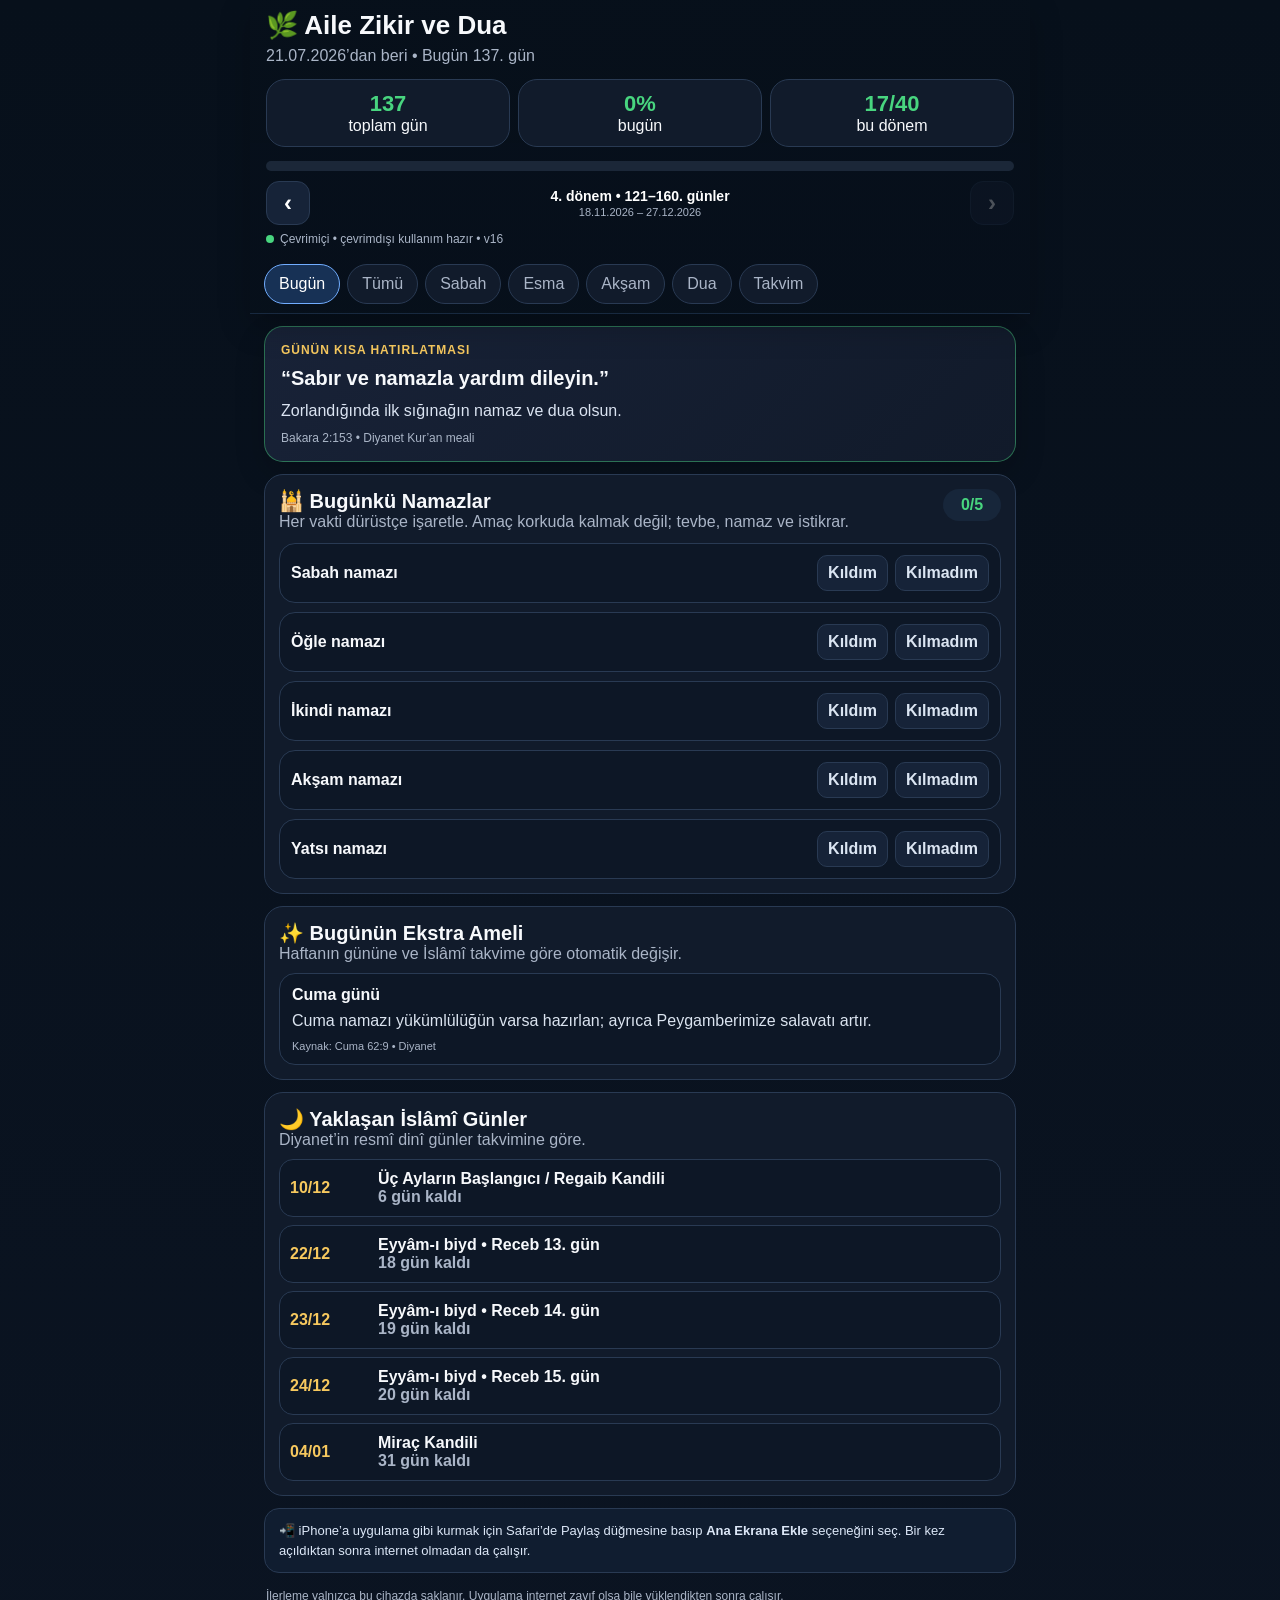
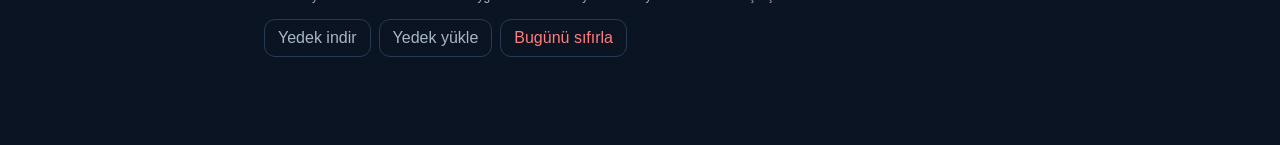
<file: index.html>
<!doctype html>
<html lang="tr">
<head>
<meta charset="utf-8">
<meta name="viewport" content="width=device-width,initial-scale=1,viewport-fit=cover">
<meta name="theme-color" content="#07101b">
<meta name="apple-mobile-web-app-capable" content="yes">
<meta name="apple-mobile-web-app-title" content="Zikir40">
<meta name="apple-mobile-web-app-status-bar-style" content="black-translucent">
<title>Zikir40</title>
<link rel="manifest" href="./manifest.webmanifest">
<link rel="apple-touch-icon" href="./icon.svg">
<style>
:root{--bg:#07101b;--card:#111b2b;--card2:#0d1726;--line:#293a53;--text:#f7f9fc;--muted:#aab5c7;--green:#48d57f;--blue:#71adff;--gold:#f6c85e;--red:#ff7d7d}*{box-sizing:border-box}html{scroll-behavior:smooth}body{margin:0;background:linear-gradient(180deg,#07101b,#0b1422);color:var(--text);font-family:-apple-system,BlinkMacSystemFont,"Segoe UI",sans-serif}button{font:inherit}.wrap{max-width:780px;margin:auto;padding:0 14px calc(env(safe-area-inset-bottom) + 88px)}.app-header{position:sticky;top:0;z-index:20;margin:0 -14px;padding:calc(env(safe-area-inset-top) + 8px) 14px 9px;background:linear-gradient(180deg,rgba(7,16,27,.99),rgba(7,16,27,.94));backdrop-filter:blur(18px);-webkit-backdrop-filter:blur(18px);border-bottom:1px solid rgba(113,173,255,.16);box-shadow:0 12px 30px rgba(0,0,0,.22)}.hero{padding:2px 2px 10px;transition:padding .18s}.app-header.compact{padding-top:calc(env(safe-area-inset-top) + 5px);box-shadow:0 8px 24px rgba(0,0,0,.28)}.app-header.compact .hero{padding:0 2px 5px}.app-header.compact .hero h1{font-size:17px;margin:0}.app-header.compact #dates,.app-header.compact .stats,.app-header.compact #network{display:none}.app-header.compact .bar{height:5px;margin-top:6px}.app-header.compact .nav{padding-top:3px}.hero h1{font-size:26px;margin:0 0 6px}.muted{color:var(--muted)}.stats{display:grid;grid-template-columns:repeat(3,1fr);gap:8px;margin:14px 0}.stat,.panel,.card{background:var(--card);border:1px solid var(--line);border-radius:19px}.stat{padding:11px;text-align:center}.stat b{display:block;color:var(--green);font-size:22px}.bar{height:10px;background:#1b2738;border-radius:99px;overflow:hidden}.bar i{display:block;height:100%;width:0;background:linear-gradient(90deg,var(--blue),var(--green));transition:width .25s ease}.nav{padding:7px 0 0}.tabs{display:flex;gap:7px;overflow:auto}.tab{white-space:nowrap;touch-action:manipulation;-webkit-tap-highlight-color:transparent;border:1px solid var(--line);background:#111b2b;color:var(--muted);border-radius:99px;padding:10px 14px}.tab.on{color:#fff;border-color:var(--blue);background:#173155}.panel{padding:14px;margin:12px 0}.panel h2{font-size:20px;margin:0 0 8px}.calendar{display:grid;grid-template-columns:repeat(5,1fr);gap:8px;margin-top:12px}.day{border:1px solid var(--line);background:#0d1726;color:var(--muted);border-radius:14px;padding:10px 4px;text-align:center;min-height:62px}.day b{display:block;color:#fff}.day.done{background:#12351f;border-color:#2f8f56;color:#8bf0ad}.day.partial{background:#3a2d11;border-color:#9a7424;color:#ffd879}.day.today{outline:2px solid var(--blue)}.day.future{opacity:.35;cursor:not-allowed;pointer-events:none}.day.future b{color:var(--muted)}.card{padding:15px;margin:12px 0;box-shadow:0 12px 28px rgba(0,0,0,.16);transition:border-color .2s,transform .15s}.card:active{transform:scale(.997)}.card.done{border-color:#25824a;background:#0f2a20}.head{display:flex;gap:10px;align-items:flex-start}.check{font-size:24px}.title{font-weight:850;font-size:18px;flex:1}.target{color:var(--gold);font-size:13px;white-space:nowrap}.when{color:var(--muted);font-size:13px;margin-top:4px}.counter{display:grid;grid-template-columns:58px 1fr 58px;gap:10px;align-items:center;margin-top:13px}.counter button{height:56px;border:0;border-radius:15px;color:#fff;background:#263956;font-size:30px;font-weight:900;touch-action:manipulation}.counter .plus{background:#267848}.count{text-align:center;font-size:28px;font-weight:900}.count small{font-size:14px;color:var(--muted)}details{margin-top:12px;border-top:1px solid var(--line);padding-top:10px}summary{color:var(--blue);font-weight:800;cursor:pointer}.detail h3{font-size:13px;color:var(--gold);margin:13px 0 5px}.detail p{margin:0;line-height:1.6;color:#dde4ef;white-space:pre-line}.arabic{font-family:serif;font-size:24px;line-height:1.9;text-align:right;direction:rtl}.actions{display:flex;gap:8px;flex-wrap:wrap;margin-top:12px}.ghost,.primary{border-radius:11px;padding:9px 13px}.ghost{border:1px solid var(--line);background:transparent;color:var(--muted)}.primary{border:0;background:var(--green);color:#062012;font-weight:850}.danger{color:var(--red)}.bigdua{background:linear-gradient(180deg,#131e30,#0d1726);border:1px solid var(--line);border-radius:20px;padding:16px;line-height:1.7}.bigdua h2{margin:0 0 8px}.bigdua p{white-space:pre-line;margin:0}.notice{font-size:12px;color:var(--muted);margin:16px 2px}.item-progress{height:6px;background:#1d2a3c;border-radius:99px;overflow:hidden;margin-top:11px}.item-progress i{display:block;height:100%;background:linear-gradient(90deg,var(--blue),var(--green));transition:width .2s}.statusline{display:flex;justify-content:space-between;gap:10px;margin-top:7px;color:var(--muted);font-size:12px}.net{display:inline-flex;align-items:center;gap:6px;font-size:12px;color:var(--muted);margin-top:5px}.net:before{content:"";width:8px;height:8px;border-radius:50%;background:var(--green)}.net.offline:before{background:var(--gold)}.install-note{display:none;margin:12px 0;padding:12px 14px;border:1px solid var(--line);border-radius:15px;background:#101d30;color:#dce7f7;font-size:13px;line-height:1.5}.install-note.show{display:block}.daily-word{margin:12px 0;padding:16px;border-radius:19px;border:1px solid rgba(246,200,94,.35);background:linear-gradient(135deg,#182237,#111a2a);box-shadow:0 12px 30px rgba(0,0,0,.18)}.daily-word.warning{border-color:rgba(255,125,125,.45)}.daily-word.hope{border-color:rgba(72,213,127,.45)}.daily-word .eyebrow{font-size:12px;text-transform:uppercase;letter-spacing:.08em;color:var(--gold);font-weight:800}.daily-word .quote{font-size:20px;line-height:1.4;font-weight:850;margin:7px 0}.daily-word .note{color:#dbe4f2;line-height:1.5}.daily-word .ref{margin-top:8px;color:var(--muted);font-size:12px}.section-head{display:flex;align-items:flex-start;justify-content:space-between;gap:12px}.section-head h2{margin:0}.badge{display:inline-flex;align-items:center;justify-content:center;min-width:58px;padding:7px 10px;border-radius:99px;background:#17263a;color:var(--green);font-weight:850}.prayer-grid{display:grid;gap:9px;margin-top:12px}.prayer-row{border:1px solid var(--line);border-radius:16px;padding:11px;background:#0d1726}.prayer-top{display:flex;align-items:center;gap:10px}.prayer-name{font-weight:850;flex:1}.prayer-actions{display:flex;gap:7px}.prayer-actions button{border-radius:10px;padding:8px 10px;border:1px solid var(--line);background:#162338;color:#dbe5f2;font-weight:750}.prayer-actions button.yes.on{background:#176f42;border-color:#2c965d;color:#fff}.prayer-actions button.no.on{background:#4b2026;border-color:#a54652;color:#fff}.prayer-msg{margin-top:8px;padding-top:8px;border-top:1px solid var(--line);font-size:13px;line-height:1.45;color:#d8e0ec}.extra-card{border:1px solid var(--line);border-radius:16px;padding:12px;margin-top:10px;background:#0d1726}.extra-card strong{display:block;font-size:16px;margin-bottom:5px}.extra-card p{margin:0;color:#dbe4f0;line-height:1.5}.extra-card .src{margin-top:7px;color:var(--muted);font-size:11px}.upcoming{display:grid;gap:8px;margin-top:10px}.upcoming-row{display:grid;grid-template-columns:78px 1fr;gap:10px;align-items:center;border:1px solid var(--line);background:#0d1726;border-radius:14px;padding:10px}.upcoming-date{font-weight:850;color:var(--gold)}.upcoming-name{font-weight:750}.continue-note{margin-top:7px;color:#9fe5b6;font-size:12px;font-weight:750}.cycle-nav{display:grid;grid-template-columns:44px 1fr 44px;gap:8px;align-items:center;margin:10px 0 2px}.cycle-nav button,.calendar-nav-btn{height:44px;border:1px solid var(--line);border-radius:13px;background:#162338;color:#fff;font-size:24px;font-weight:900;touch-action:manipulation}.cycle-nav button:disabled,.calendar-nav-btn:disabled{opacity:.28}.cycle-center{text-align:center;min-width:0}.cycle-center b{display:block;font-size:14px;color:#fff}.cycle-center span{display:block;font-size:11px;color:var(--muted);margin-top:2px;white-space:nowrap;overflow:hidden;text-overflow:ellipsis}.calendar-toolbar{display:grid;grid-template-columns:48px 1fr 48px;gap:8px;align-items:center;margin:12px 0}.calendar-range{text-align:center}.calendar-range b{display:block;color:#fff;font-size:15px}.calendar-range span{display:block;color:var(--muted);font-size:12px;margin-top:2px}.family-reminder{display:none;margin:12px 0;padding:15px;border-radius:19px;border:1px solid rgba(246,200,94,.52);background:linear-gradient(135deg,#2e2514,#151d2b);box-shadow:0 12px 28px rgba(0,0,0,.18)}.family-reminder.show{display:block}.family-reminder.today{border-color:rgba(72,213,127,.62);background:linear-gradient(135deg,#103220,#111d2a)}.family-kicker{font-size:12px;font-weight:850;letter-spacing:.07em;text-transform:uppercase;color:var(--gold)}.family-title{font-size:19px;font-weight:900;margin:6px 0}.family-text{color:#dce5f1;line-height:1.5}.family-date{font-size:12px;color:var(--muted);margin-top:7px}.quick-actions{display:grid;grid-template-columns:1fr 1fr;gap:8px;margin:12px 0}.quick-actions button{min-height:46px}.hidden-file{display:none}.hidden{display:none}@media(max-width:430px){.hero h1{font-size:22px}.stats{margin:10px 0}.stat{padding:8px}.stat b{font-size:19px}.tabs{gap:6px}.tab{padding:9px 12px}.app-header{padding-bottom:8px}}
</style>
</head>
<body>
<main class="wrap">
<header class="app-header"><section class="hero"><h1>🌿 Aile Zikir ve Dua</h1><div id="dates" class="muted"></div><div class="stats"><div class="stat"><b id="dayNo">1</b><span>toplam gün</span></div><div class="stat"><b id="pct">0%</b><span>bugün</span></div><div class="stat"><b id="completedDays">1/40</b><span>bu dönem</span></div></div><div class="bar"><i id="bar"></i></div><div id="cycleNav" class="cycle-nav"></div><div id="network" class="net">Çevrimiçi • çevrimdışı kullanım hazır</div></section>
<section class="nav"><div class="tabs" id="tabs"></div></section></header>
<section id="dailyWord" class="daily-word"></section>
<section id="familyReminder" class="family-reminder"></section>
<section class="panel" id="prayerPanel"><div class="section-head"><div><h2>🕌 Bugünkü Namazlar</h2><div class="muted">Her vakti dürüstçe işaretle. Amaç korkuda kalmak değil; tevbe, namaz ve istikrar.</div></div><div id="prayerScore" class="badge">0/5</div></div><div id="prayerList" class="prayer-grid"></div></section>
<section class="panel" id="extraToday"><div class="section-head"><div><h2>✨ Bugünün Ekstra Ameli</h2><div class="muted">Haftanın gününe ve İslâmî takvime göre otomatik değişir.</div></div></div><div id="extraList"></div></section>
<section class="panel" id="upcomingPanel"><div class="section-head"><div><h2>🌙 Yaklaşan İslâmî Günler</h2><div class="muted">Diyanet’in resmî dinî günler takvimine göre.</div></div></div><div id="upcomingList" class="upcoming"></div></section>
<div id="installNote" class="install-note">📲 iPhone’a uygulama gibi kurmak için Safari’de Paylaş düğmesine basıp <b>Ana Ekrana Ekle</b> seçeneğini seç. Bir kez açıldıktan sonra internet olmadan da çalışır.</div>
<div class="quick-actions"><button class="primary" id="completeAll">✓ Bugünün hepsini tamamla</button><button class="ghost" id="topBtn">↑ Yukarı çık</button></div>
<section id="calendarPanel" class="panel"><h2 id="calendarTitle">📅 Devam Takvimi</h2><div id="challengeStatus" class="continue-note"></div><div class="calendar-toolbar"><button class="calendar-nav-btn" data-cal="prev" aria-label="Önceki 40 gün">‹</button><div id="calendarRange" class="calendar-range"></div><button class="calendar-nav-btn" data-cal="next" aria-label="Sonraki 40 gün">›</button></div><div class="muted">Numaralar kesilmez: 1–40, sonra 41–80, sonra 81–120… Her sayfada 40 gün görünür.</div><div id="calendar" class="calendar"></div><div class="calendar-toolbar"><button class="calendar-nav-btn" data-cal="prev" aria-label="Önceki 40 gün">‹</button><div class="calendar-range"><b id="calendarBottomRange"></b><span>40 günlük görünüm</span></div><button class="calendar-nav-btn" data-cal="next" aria-label="Sonraki 40 gün">›</button></div></section>
<div id="list"></div>
<section id="familyDua" class="bigdua"><h2>🤲 Aile Duası</h2><p id="familyText"></p><div class="actions"><button class="primary" id="familyDone">Bugün okudum</button></div></section>
<p class="notice">İlerleme yalnızca bu cihazda saklanır. Uygulama internet zayıf olsa bile yüklendikten sonra çalışır.</p><div class="actions"><button class="ghost" id="export">Yedek indir</button><button class="ghost" id="importBtn">Yedek yükle</button><input class="hidden-file" type="file" id="importFile" accept="application/json"><button class="ghost danger" id="resetDay">Bugünü sıfırla</button></div>
</main>
<script>
const START=new Date('2026-07-21T00:00:00');const DAYS=40,KEY='zikir40-complete-v1';
const AYETEL_KURSI={arabic:`اللَّهُ لَا إِلَٰهَ إِلَّا هُوَ الْحَيُّ الْقَيُّومُ ۚ لَا تَأْخُذُهُ سِنَةٌ وَلَا نَوْمٌ ۚ لَهُ مَا فِي السَّمَاوَاتِ وَمَا فِي الْأَرْضِ ۗ مَنْ ذَا الَّذِي يَشْفَعُ عِنْدَهُ إِلَّا بِإِذْنِهِ ۚ يَعْلَمُ مَا بَيْنَ أَيْدِيهِمْ وَمَا خَلْفَهُمْ ۖ وَلَا يُحِيطُونَ بِشَيْءٍ مِنْ عِلْمِهِ إِلَّا بِمَا شَاءَ ۚ وَسِعَ كُرْسِيُّهُ السَّمَاوَاتِ وَالْأَرْضَ ۖ وَلَا يَئُودُهُ حِفْظُهُمَا ۚ وَهُوَ الْعَلِيُّ الْعَظِيمُ`,reading:`Allâhu lâ ilâhe illâ hüve’l-Hayyü’l-Kayyûm. Lâ te’huzühû sinetün ve lâ nevm. Lehû mâ fi’s-semâvâti ve mâ fi’l-ard. Men zellezî yeşfeu indehû illâ bi-iznih. Ya’lemu mâ beyne eydîhim ve mâ halfehum. Ve lâ yuhîtûne bi-şey’in min ilmihî illâ bimâ şâ’. Vesia kürsiyyühü’s-semâvâti ve’l-ard. Ve lâ yeûdühû hıfzuhumâ ve hüve’l-Aliyyü’l-Azîm.`,meaning:`Allah, O’ndan başka ilah olmayandır. Diridir, kayyumdur. O’nu ne uyuklama tutar ne uyku. Göklerde ve yerde ne varsa O’nundur. İzni olmadan O’nun katında kim şefaat edebilir? O, kulların önlerindekini ve arkalarındakini bilir. Onlar O’nun ilminden, O’nun dilediği kadarından başka hiçbir şey kavrayamazlar. O’nun kürsüsü gökleri ve yeri kaplamıştır. Onları koruyup gözetmek O’na ağır gelmez. O yücedir, büyüktür.`};
const ITEMS=[
{id:'ayetel',name:'Ayetü’l-Kürsî',target:7,when:'Sabah namazından sonra 1–7 defa; yatsıdan sonra 1 defa',group:'Sabah',...AYETEL_KURSI},
{id:'fatiha',name:'Fâtiha Sûresi',target:7,when:'Sabah namazından sonra 1 veya 7 defa',group:'Sabah',reading:'Bismillâhirrahmânirrahîm. Elhamdü lillâhi Rabbi’l-âlemîn. Er-Rahmâni’r-Rahîm. Mâliki yevmi’d-dîn. İyyâke na’büdü ve iyyâke nesteîn. İhdine’s-sırâta’l-müstakîm. Sırâtallezîne en’amte aleyhim, gayri’l-mağdûbi aleyhim ve le’d-dâllîn. Âmîn.',meaning:'Hamd, âlemlerin Rabbi Allah’a mahsustur. O Rahmân ve Rahîm’dir. Din gününün sahibidir. Yalnız Sana kulluk eder, yalnız Senden yardım dileriz. Bizi doğru yola ilet.'},
{id:'seyyid',name:'Seyyidü’l-İstiğfar',target:7,when:'Sabah 1 veya 7 defa',group:'Sabah',reading:'Allahümme ente rabbî lâ ilâhe illâ ente, halaktenî ve ene abdüke ve ene alâ ahdike ve va’dike mesteta’tü. Eûzü bike min şerri mâ sana’tü. Ebûü leke bi ni’metike aleyye ve ebûü bi zenbî. Fağfir lî fe innehû lâ yağfirü’z-zünûbe illâ ente.',meaning:'Allah’ım! Sen benim Rabbimsin. Senden başka ilah yoktur. Beni Sen yarattın ve ben Senin kulunum. Gücüm yettiğince Sana verdiğim söz üzereyim. Yaptığım kötülüklerin şerrinden Sana sığınırım. Bana verdiğin nimetleri ikrar ediyor, günahlarımı itiraf ediyorum. Beni bağışla. Çünkü günahları Senden başka bağışlayacak kimse yoktur.'},
{id:'est1',name:'Estağfirullâhe ve etûbü ileyh',target:100,when:'100–1000 defa',group:'Sabah',reading:'Estağfirullâhe ve etûbü ileyh.',meaning:'Allah’tan bağışlanma diliyor ve O’na tövbe ediyorum.'},
{id:'est2',name:'Estağfirullâhe’l-Azîm',target:100,when:'100–1000 defa',group:'Sabah',reading:'Estağfirullâhe’l-Azîm.',meaning:'Yüce Allah’tan bağışlanma diliyorum.'},
{id:'tevhid',name:'Lâ ilâhe illallâh',target:100,when:'100 defa',group:'Sabah',reading:'Lâ ilâhe illallâh.',meaning:'Allah’tan başka ilah yoktur.'},
{id:'salavat',name:'Salavat',target:100,when:'100 defa',group:'Sabah',reading:'Allahümme salli alâ Muhammedin ve alâ âli Muhammed.',meaning:'Allah’ım! Peygamberimiz Muhammed’e ve ailesine rahmet ve bereket ihsan eyle.'},
{id:'subhan',name:'Sübhânallâhi ve bihamdihî',target:100,when:'100 defa',group:'Sabah',reading:'Sübhânallâhi ve bihamdihî, Sübhânallâhi’l-Azîm.',meaning:'Allah’ı noksan sıfatlardan tenzih ederim. Hamd O’nadır. Yüce Allah her türlü eksiklikten uzaktır.'},
{id:'hasbun',name:'Hasbünallâhu ve ni’mel-vekîl',target:100,when:'100 defa',group:'Sabah',reading:'Hasbünallâhu ve ni’mel-vekîl.',meaning:'Allah bize yeter. O ne güzel vekildir.'},
{id:'hasbiy',name:'Hasbiyallâhu lâ ilâhe illâ hüve',target:7,when:'7 defa',group:'Sabah',reading:'Hasbiyallâhu lâ ilâhe illâ hüve, aleyhi tevekkeltü ve hüve Rabbü’l-arşi’l-azîm.',meaning:'Allah bana yeter. O’ndan başka ilah yoktur. O’na tevekkül ettim. O, büyük Arş’ın Rabbidir.'},
{id:'rezzak',name:'Yâ Rezzâk',target:308,when:'Sabah veya kuşluk vaktinde',group:'Esma',reading:'Yâ Rezzâk.',meaning:'Rızık veren, nimetleri ulaştıran.'},
{id:'basit',name:'Yâ Bâsıt',target:72,when:'Sabah veya kuşluk vaktinde',group:'Esma',reading:'Yâ Bâsıt.',meaning:'Rızkı genişleten, ferahlık veren.'},
{id:'fettah',name:'Yâ Fettâh',target:489,when:'Sabah veya kuşluk vaktinde',group:'Esma',reading:'Yâ Fettâh.',meaning:'Kapıları açan, işleri kolaylaştıran.'},
{id:'mugni',name:'Yâ Muğnî',target:1100,when:'Sabah veya kuşluk vaktinde',group:'Esma',reading:'Yâ Muğnî.',meaning:'Zengin eden, ihtiyaçları gideren.'},
{id:'ganiyy',name:'Yâ Ganiyy',target:1060,when:'Sabah veya kuşluk vaktinde',group:'Esma',reading:'Yâ Ganiyy.',meaning:'Çok zengin olan, hiçbir şeye ihtiyacı olmayan.'},
{id:'kerim',name:'Yâ Kerîm',target:270,when:'Sabah veya kuşluk vaktinde',group:'Esma',reading:'Yâ Kerîm.',meaning:'Lütfu ve ikramı bol olan.'},
{id:'vasi',name:'Yâ Vâsi’',target:137,when:'Sabah veya kuşluk vaktinde',group:'Esma',reading:'Yâ Vâsi’.',meaning:'Rahmeti ve nimeti geniş olan.'},
{id:'rahman',name:'Yâ Rahmân',target:100,when:'Sabah veya kuşluk vaktinde',group:'Esma',reading:'Yâ Rahmân.',meaning:'Merhameti sonsuz olan.'},
{id:'rahim',name:'Yâ Rahîm',target:100,when:'Sabah veya kuşluk vaktinde',group:'Esma',reading:'Yâ Rahîm.',meaning:'Çok merhamet eden.'},
{id:'hayy',name:'Yâ Hayyu Yâ Kayyûm',target:100,when:'Sabah veya kuşluk vaktinde',group:'Esma',reading:'Yâ Hayyu Yâ Kayyûm.',meaning:'Daima diri olan, her şeyi ayakta tutan.'},
{id:'vehhab',name:'Yâ Vehhâb',target:196,when:'14–196 defa',group:'Esma',reading:'Yâ Vehhâb.',meaning:'Karşılıksız ve bolca bağışlayan.'},
{id:'latif',name:'Yâ Latîf',target:129,when:'129 defa',group:'Esma',reading:'Yâ Latîf.',meaning:'Lütuf sahibi, umulmadık yerden rızık ulaştıran.'},
{id:'rizik',name:'Rızık Duası',target:7,when:'Her farz namazdan sonra 3 veya 7 defa',group:'Dua',reading:'Allâhümme’kfinî bi-halâlike an harâmike ve ağninî bi-fadlike ammen sivâk.',meaning:'Allah’ım! Bana helalinden nasip ederek haramından koru. Lütfunla beni Senden başkasına muhtaç etme.'},
{id:'borc',name:'Borç ve Sıkıntı Duası',target:7,when:'Sabah ve akşam 1–7 defa',group:'Dua',reading:'Allâhümme innî eûzü bike mine’l-hemmi ve’l-hazeni, ve eûzü bike mine’l-aczi ve’l-keseli, ve eûzü bike mine’l-cübni ve’l-buhli, ve eûzü bike min galebeti’d-deyni ve kahri’r-ricâl.',meaning:'Allah’ım! Üzüntüden, kederden, acizlikten, tembellikten, korkaklıktan, cimrilikten, borç altında ezilmekten ve insanların baskısından Sana sığınırım.'},
{id:'mulk',name:'Mülk Sûresi',target:1,when:'Yatsıdan sonra',group:'Akşam',reading:'Mülk Sûresi’nin tamamı Mushaf veya güvenilir Kur’an metninden okunur.',meaning:'Bu bölüm kısa bir dua değil, 30 ayetten oluşan tam bir sûredir. Uygulamada tamamını okuduğunda + veya Tamamla düğmesine bas.'},
{id:'vakia',name:'Vâkıa Sûresi',target:1,when:'Yatsıdan sonra; akşam okunmadıysa',group:'Akşam',reading:'Vâkıa Sûresi’nin tamamı Mushaf veya güvenilir Kur’an metninden okunur.',meaning:'Bu bölüm kısa bir dua değil, tam bir sûredir. Uygulamada tamamını okuduğunda + veya Tamamla düğmesine bas.'},
{id:'aksamayetel',name:'Akşam Ayetü’l-Kürsî',target:1,when:'Yatsıdan sonra',group:'Akşam',...AYETEL_KURSI},
{id:'bismillah',name:'Bismillâhirrahmânirrahîm',target:1,when:'Yatsıdan sonra',group:'Akşam',reading:'Bismillâhirrahmânirrahîm.',meaning:'Rahmân ve Rahîm olan Allah’ın adıyla.'},
{id:'mennan',name:'Mennân Duası',target:1,when:'Yatsıdan sonra',group:'Akşam',reading:'Allâhümme innî es’elüke bi-enne leke’l-hamde lâ ilâhe illâ ente’l-Mennânu, Bedîu’s-semâvâti ve’l-ard, yâ Ze’l-Celâli ve’l-İkrâm, yâ Hayyu yâ Kayyûm.',meaning:'Allah’ım! Hamdin yalnız Sana mahsus olduğuna dayanarak Senden istiyorum. Senden başka ilah yoktur. Sen Mennân’sın, göklerin ve yerin eşsiz yaratıcısısın. Ey Celâl ve İkram sahibi, ey Hayy ve Kayyûm!'},
{id:'zalim',name:'Lâ ilâhe illâ ente sübhâneke',target:1,when:'Yatsıdan sonra',group:'Akşam',reading:'Lâ ilâhe illâ ente sübhâneke innî kuntu mine’z-zâlimîn.',meaning:'Senden başka ilah yoktur. Seni her türlü eksiklikten tenzih ederim. Şüphesiz ben nefsine zulmedenlerden oldum.'},
{id:'ehad',name:'Ehad ve Samed Duası',target:1,when:'Yatsıdan sonra',group:'Akşam',reading:'Allâhümme innî es’elüke bi-ennî eşhedü enneke entellâhu lâ ilâhe illâ ente’l-Ehadü’s-Samedü’l-lezî lem yelid ve lem yûled ve lem yekun lehû kufuven ehad.',meaning:'Allah’ım! Senden başka ilah olmadığına, Senin tek ve hiçbir şeye muhtaç olmayan olduğuna, doğurmadığına, doğurulmadığına ve hiçbir şeyin Sana denk olmadığına şehadet ederek Senden diliyorum.'},
{id:'basitu',name:'Yâ Bâsitu, Yâ Vâsiu, Yâ Razzâku',target:1,when:'Yatsıdan sonra',group:'Akşam',reading:'Yâ Bâsitu, yâ Vâsiu, yâ Razzâku, yâ Kerîmu, yâ Rahmânu, yâ Rahîm. Yâ Nûru’s-semâvâti ve’l-ard, yâ İmâde’s-semâvâti ve’l-ard, yâ Cebbâru’s-semâvâti ve’l-ard, yâ Deyyâne’s-semâvâti ve’l-ard.',meaning:'Ey lütfunu yayan, ey rahmeti geniş olan, ey rızık veren, ey kerem sahibi, ey Rahmân, ey Rahîm! Ey göklerin ve yerin nuru, direği, hâkimi!'},
{id:'aman',name:'El-Amân Duası',target:1,when:'Yatsıdan sonra',group:'Akşam',reading:'Yâ Hayyu yâ Kayyûm, bi-rahmetike esteğîsu, el-amâne el-amân, min zevâli’n-ni’meti ve tahavvuli’l-âfiyeti ve fücâeti’n-nikmeti ve cemîi sehatik.',meaning:'Ey Hayy ve Kayyûm olan Allah’ım! Rahmetine sığınıyorum. Nimetin zail olmasından, afiyetin bozulmasından, ansızın gelecek azabından ve her türlü gazabından Sana sığınırım.'},
{id:'nightSalavat',name:'Gece Salavatı',target:1,when:'Yatsıdan sonra',group:'Akşam',reading:'Allâhümme salli alâ seyyidinâ Muhammedin ve alâ âli seyyidinâ Muhammed.',meaning:'Allah’ım! Efendimiz Muhammed’e ve onun âline salât ve selâm eyle.'}
];
const FAMILY_DUA=`Allah’ım! Dayımız Batyra hayırlı, helâl ve bereketli rızıklar ihsan eyle. Üzerindeki bütün hayırlı işleri kolaylaştır. Açılmasını dilediğin kapıları ona aç. Onu doğruluktan ve adaletten ayırma. Emeğini bereketlendir, işlerini büyüt, hayırlı ortaklıklar ve başarılar nasip eyle. Eğer bu işler bizim ailemizin dünya ve ahiretimiz için hayırlıysa, onları en güzel şekilde neticelendir. Onun vesilesiyle ailemize helâl rızık, birlik, huzur ve bereket ihsan eyle.

Allah’ım! Bu duaya ve zikre katılan aile fertlerimiz; Gulzada, Serdar, Çınar, Merdan, Gulnara, Gulnur, Maral, Şemsat, Nusret, Aynur, Meryem, Muhammet, Habib, Yusuf, Yasemin, Ziyad, Meryem, Muhammet, Elif, Amine, Ayşe, Sara ve Hamza’yı dünya ve ahiret saadetine eriştir. Kalplerimize iman, ihlas ve takva ver. Aramızdaki sevgi ve muhabbeti artır. Bizleri birbirimize destek olan, Senin rızan için yaşayan bir aile eyle.

Her birimize sağlık, afiyet, helâl ve bereketli rızık, hayırlı ömür ve salih ameller nasip eyle. Evlatlarımızı muhafaza eyle, neslimizi salih kullarından eyle. Bizleri anne ve babalarımıza karşı hayırlı evlatlardan, çocuklarımıza karşı hayırlı anne ve babalardan eyle. Borçlarımızı kolayca ödemeyi nasip eyle. Hastalarımıza şifa, sıkıntıda olanlarımıza ferahlık, vefat edenlerimize rahmet ihsan eyle. Dünyada da ahirette de bize iyilik ver, bizi cehennem azabından koru. Dualarımızı kabul eyle. Peygamberimiz Muhammed’e, âline ve ashabına salât ve selâm eyle. Âmin.`;
const FAMILY_BIRTHDAYS=[{name:'Maral',dob:'1994-08-13'}];
const PRAYERS=['Sabah','Öğle','İkindi','Akşam','Yatsı'];
const DAILY_WORDS=[
{tone:'warning',quote:'“Biz namaz kılanlardan değildik.”',ref:'Müddessir 74:43',note:'Bir vakit daha geçmeden namazını koru; bugün ertelediğini yarın telafi etme fırsatın olmayabilir.'},
{tone:'hope',quote:'“Allah’ın rahmetinden ümit kesmeyin.”',ref:'Zümer 39:53',note:'Düştüysen geri dön. Günahın seni Allah’tan kaçırmasın; tevbe seni O’na döndürsün.'},
{tone:'hope',quote:'“Kalpler ancak Allah’ı anmakla huzur bulur.”',ref:'Ra’d 13:28',note:'Bugünün yükünü zikir, dua ve namazla hafiflet.'},
{tone:'warning',quote:'“Namaz müminlere vakitleri belli bir farzdır.”',ref:'Nisâ 4:103',note:'İbadeti boş zamana bırakma. Vaktin varsa değil, vakti geldiği için namaza kalk.'},
{tone:'hope',quote:'“Beni anın ki ben de sizi anayım.”',ref:'Bakara 2:152',note:'Bugün dilin, kalbin ve davranışların Allah’ı hatırlatsın.'},
{tone:'hope',quote:'“Sabır ve namazla yardım dileyin.”',ref:'Bakara 2:153',note:'Zorlandığında ilk sığınağın namaz ve dua olsun.'},
{tone:'warning',quote:'“Namaz, hayasızlıktan ve kötülükten alıkoyar.”',ref:'Ankebût 29:45',note:'Namaz sadece görev değil; kalbini ve davranışını koruyan bir kalkandır.'}
];
const ISLAMIC_EVENTS=[
['2026-12-10','Üç Ayların Başlangıcı / Regaib Kandili','Kur’an, dua, istiğfar, salavat ve sadaka ile değerlendir; farzları merkeze al.'],
['2027-01-04','Miraç Kandili','Namaza daha sıkı sarıl; Kur’an oku, dua ve istiğfar et.'],
['2027-01-22','Berat Kandili','Tevbe, dua, Kur’an ve istiğfarla geceyi değerlendir.'],
['2027-02-08','Ramazan Başlangıcı','Oruç, Kur’an, namaz ve ailece ibadet düzenini başlat.'],
['2027-03-05','Kadir Gecesi','Geceyi namaz, Kur’an, dua ve istiğfarla ihya etmeye çalış.'],
['2027-03-08','Ramazan Bayramı Arefesi','Bayrama hazırlan; dua, sadaka, sıla-i rahim ve helalleşmeye önem ver.'],
['2027-03-09','Ramazan Bayramı 1. Gün','Bayram namazı, aile ziyareti, barışma ve ikram günü.'],
['2027-05-07','Zilhicce Başlangıcı','İlk dokuz günü ibadet ve imkân varsa nafile oruçla değerlendirmeyi düşün.'],
['2027-05-15','Arefe Günü','Hacda olmayanlar için nafile oruç faziletli görülmüştür. Dua ve istiğfarı artır.'],
['2027-05-16','Kurban Bayramı 1. Gün','Bayram namazı, kurban, paylaşma ve akrabalık bağlarını güçlendirme günü.'],
['2027-06-06','Hicrî Yılbaşı','Yeni hicrî yıl için niyetlerini gözden geçir; geçmiş yıl için muhasebe yap.'],
['2027-06-15','Aşure Günü','Nafile oruç ve dua ile değerlendirmeyi düşün.'],
['2027-08-13','Mevlid Kandili','Peygamberimizi an; salavat, siyer okuması, Kur’an ve dua ile değerlendir.'],
['2027-11-29','Üç Ayların Başlangıcı','Receb ile birlikte Ramazan’a hazırlık düzeni kur.'],
['2027-12-02','Regaib Kandili','Kur’an, dua, istiğfar, salavat ve sadaka ile değerlendir.'],
['2027-12-24','Miraç Kandili','Namaz merkezli bir muhasebe yap; dua ve Kur’an okumayı artır.']
];
const HIJRI_MONTH_STARTS=[
['2026-09-12','Rebiülahir'],['2026-10-12','Cemaziyelevvel'],['2026-11-10','Cemaziyelahir'],['2026-12-10','Receb'],['2027-01-09','Şaban'],['2027-02-08','Ramazan'],['2027-04-08','Zilkade'],['2027-05-07','Zilhicce'],['2027-06-06','Muharrem'],['2027-07-05','Safer'],['2027-08-03','Rebiülevvel'],['2027-09-02','Rebiülahir'],['2027-10-01','Cemaziyelevvel'],['2027-10-31','Cemaziyelahir'],['2027-11-29','Receb'],['2027-12-29','Şaban']
];
const dayDiff=(a,b)=>Math.round((new Date(b+'T00:00:00')-new Date(a+'T00:00:00'))/86400000);
function renderFamilyReminder(){let el=$('#familyReminder'),now=new Date();let md=d=>`${String(d.getMonth()+1).padStart(2,'0')}-${String(d.getDate()).padStart(2,'0')}`;let todayMd=md(now),tomorrow=new Date(now.getFullYear(),now.getMonth(),now.getDate()+1),tomorrowMd=md(tomorrow);let today=FAMILY_BIRTHDAYS.find(x=>x.dob.slice(5)===todayMd),next=FAMILY_BIRTHDAYS.find(x=>x.dob.slice(5)===tomorrowMd);el.className='family-reminder';if(today){let age=now.getFullYear()-Number(today.dob.slice(0,4)),d=new Date(today.dob+'T00:00:00');el.classList.add('show','today');el.innerHTML=`<div class="family-kicker">🎉 Bugün doğum günü</div><div class="family-title">Bugün ${today.name}’ın doğum günü!</div><div class="family-text">Allah sağlık, afiyet, iman, hayırlı ve bereketli bir ömür nasip etsin. Bugün aramayı, yazmayı ve güzel bir dua etmeyi unutmayın. 🤲</div><div class="family-date">${d.toLocaleDateString('tr-TR',{day:'2-digit',month:'long'})} • ${age}. yaş</div>`;return}if(next){let d=new Date(next.dob+'T00:00:00');el.classList.add('show');el.innerHTML=`<div class="family-kicker">🎁 Yarın unutma</div><div class="family-title">Yarın ${next.name}’ın doğum günü</div><div class="family-text">Bir gün önceden hatırlatma: mesajını, aramanı veya hediyeni hazırla. Yarın aileden kimse unutmasın.</div><div class="family-date">${d.toLocaleDateString('tr-TR',{day:'2-digit',month:'long'})} • Doğum ${d.toLocaleDateString('tr-TR')}</div>`;return}el.innerHTML=''}
function renderDailyWord(){let i=Math.abs(Math.floor((new Date(dateKey()+'T00:00:00')-new Date('2026-08-30T00:00:00'))/86400000))%DAILY_WORDS.length,w=DAILY_WORDS[i];let el=$('#dailyWord');el.className='daily-word '+w.tone;el.innerHTML=`<div class="eyebrow">Günün kısa hatırlatması</div><div class="quote">${w.quote}</div><div class="note">${w.note}</div><div class="ref">${w.ref} • Diyanet Kur’an meali</div>`}
function renderPrayers(){let s=state(),done=PRAYERS.filter(n=>s.prayers[n]==='yes').length;$('#prayerScore').textContent=done+'/5';$('#prayerList').innerHTML=PRAYERS.map(n=>{let v=s.prayers[n]||'';let msg=v==='yes'?'Elhamdülillah. Aferin — en azından çocukların için ibadeti yaşayarak gösteren hayırlı bir anne/baba olmaya devam et inşaallah.':v==='no'?'⚠️ Namaz müminlere vakitleri belli bir farzdır (Nisâ 4:103). Bu vakti hafife alma; tevbe et, mümkün olanı telafi et ve sıradaki namazı mutlaka koru.':'';return `<div class="prayer-row"><div class="prayer-top"><div class="prayer-name">${n} namazı</div><div class="prayer-actions"><button type="button" aria-pressed="${v==='yes'}" class="yes ${v==='yes'?'on':''}" data-prayer="${n}" data-v="yes">Kıldım</button><button type="button" aria-pressed="${v==='no'}" class="no ${v==='no'?'on':''}" data-prayer="${n}" data-v="no">Kılmadım</button></div></div>${msg?`<div class="prayer-msg">${msg}</div>`:''}</div>`}).join('');document.querySelectorAll('[data-prayer]').forEach(b=>b.onclick=()=>{let ps=state().prayers,key=b.dataset.prayer,val=b.dataset.v;ps[key]=ps[key]===val?'':val;save();renderPrayers();updateStats()})}
function getWhiteDays(){let out=[];for(const [start,name] of HIJRI_MONTH_STARTS){if(name==='Ramazan')continue;for(let n=13;n<=15;n++){let d=new Date(start+'T00:00:00');d.setDate(d.getDate()+n-1);out.push({date:dateKey(d),name:`Eyyâm-ı biyd • ${name} ${n}. gün`,action:'Nafile oruç tavsiye edilmiştir. İmkân ve sağlık durumuna göre değerlendirebilirsin.'})}}return out}
function renderIslamicExtras(){let today=dateKey(),dow=new Date(today+'T12:00:00').getDay(),extras=[];let event=ISLAMIC_EVENTS.find(e=>e[0]===today);if(event)extras.push({title:event[1],text:event[2],src:'Diyanet resmî dinî günler takvimi'});let wd=getWhiteDays().find(x=>x.date===today);if(wd)extras.push({title:wd.name,text:wd.action,src:'Diyanet Din İşleri Yüksek Kurulu • Eyyâm-ı biyd'});if(dow===1||dow===4)extras.push({title:'Nafile oruç günü',text:'Peygamberimiz (s.a.s.) pazartesi ve perşembe günleri oruç tutardı. İmkânın varsa bugün nafile oruç için güzel bir fırsat.',src:'Diyanet İlmihal • Pazartesi-Perşembe orucu'});if(dow===0)extras.push({title:'Yarın Pazartesi',text:'Bu akşam niyetini hazırla. Pazartesi nafile orucu, Peygamberimizin uygulamalarındandır.',src:'Diyanet • Pazartesi orucu'});if(dow===3)extras.push({title:'Yarın Perşembe',text:'Bu akşam niyetini hazırla. Amellerin arz edildiği günlerde oruçlu olmayı tercih ettiğine dair rivayet vardır.',src:'Diyanet İlmihal • Pazartesi-Perşembe orucu'});if(dow===5)extras.push({title:'Cuma günü',text:'Cuma namazı yükümlülüğün varsa hazırlan; ayrıca Peygamberimize salavatı artır.',src:'Cuma 62:9 • Diyanet'});if(!extras.length)extras.push({title:'Bugünün ekstra hedefi',text:'Farz namazları vaktinde koru, en az 10 dakika Kur’an oku ve bir kişiye iyilik yap.',src:'Genel ibadet hatırlatması'});$('#extraList').innerHTML=extras.map(x=>`<div class="extra-card"><strong>${x.title}</strong><p>${x.text}</p><div class="src">Kaynak: ${x.src}</div></div>`).join('');let combined=[...ISLAMIC_EVENTS.map(e=>({date:e[0],name:e[1]})),...getWhiteDays().map(x=>({date:x.date,name:x.name}))].filter(x=>x.date>today).sort((a,b)=>a.date.localeCompare(b.date)).slice(0,5);$('#upcomingList').innerHTML=combined.map(x=>`<div class="upcoming-row"><div class="upcoming-date">${new Date(x.date+'T00:00:00').toLocaleDateString('tr-TR',{day:'2-digit',month:'2-digit'})}</div><div class="upcoming-name">${x.name}<div class="muted">${dayDiff(today,x.date)} gün kaldı</div></div></div>`).join('')}
let store={};try{store=JSON.parse(localStorage.getItem(KEY)||'{}')}catch(e){store={}}let filter='Bugün';const groups=['Bugün','Tümü','Sabah','Esma','Akşam','Dua','Takvim'];const $=s=>document.querySelector(s);const dateKey=(d=new Date())=>`${d.getFullYear()}-${String(d.getMonth()+1).padStart(2,'0')}-${String(d.getDate()).padStart(2,'0')}`;const save=()=>localStorage.setItem(KEY,JSON.stringify(store));const START_UTC=Date.UTC(2026,6,21);const totalDay=()=>{let n=new Date();return Math.max(1,Math.floor((Date.UTC(n.getFullYear(),n.getMonth(),n.getDate())-START_UTC)/86400000)+1)};const currentDay=()=>Math.min(DAYS,totalDay());let calendarPage=Math.max(0,Math.floor((totalDay()-1)/40));function state(k=dateKey()){store[k]??={counts:{},manual:0,family:false,prayers:{}};store[k].counts??={};store[k].prayers??={};return store[k]}function dayDate(i){let d=new Date(START);d.setDate(d.getDate()+i);return d}function dayStatus(k){if(k>dateKey())return 0;let s=state(k);let done=ITEMS.filter(x=>(s.counts[x.id]||0)>=x.target).length,prayerYes=PRAYERS.filter(n=>s.prayers[n]==='yes').length,prayerTouched=PRAYERS.some(n=>s.prayers[n]==='yes'||s.prayers[n]==='no');let auto=(done===ITEMS.length&&s.family&&prayerYes===PRAYERS.length)?2:(done>0||s.family||prayerTouched)?1:0;return Math.max(auto,s.manual||0)}function renderTabs(){$('#tabs').innerHTML=groups.map(g=>`<button class="tab ${g===filter?'on':''}" data-g="${g}" aria-pressed="${g===filter}">${g}</button>`).join('');document.querySelectorAll('.tab').forEach(b=>b.onclick=()=>{if(filter===b.dataset.g)return;filter=b.dataset.g;render();requestAnimationFrame(()=>{let active=document.querySelector(`.tab[data-g="${filter}"]`);if(active)active.scrollIntoView({behavior:'smooth',block:'nearest',inline:'center'})})})}function bindCalendarNav(){let maxPage=Math.max(0,Math.floor((totalDay()-1)/40));calendarPage=Math.min(calendarPage,maxPage);document.querySelectorAll('[data-cal],[data-cycle]').forEach(b=>{let dir=b.dataset.cal||b.dataset.cycle;b.disabled=(dir==='prev'&&calendarPage===0)||(dir==='next'&&calendarPage>=maxPage);b.onclick=()=>{if((dir==='prev'&&calendarPage===0)||(dir==='next'&&calendarPage>=maxPage))return;calendarPage=dir==='prev'?Math.max(0,calendarPage-1):Math.min(maxPage,calendarPage+1);renderCalendar();renderCycleNav();if(b.dataset.cal)document.querySelector('#calendarPanel').scrollIntoView({behavior:'smooth',block:'start'})}})}function renderCycleNav(){let startNo=calendarPage*40+1,endNo=startNo+39,startDate=dayDate(startNo-1),endDate=dayDate(endNo-1),period=calendarPage+1;$('#cycleNav').innerHTML=`<button data-cycle="prev" aria-label="Önceki dönem">‹</button><div class="cycle-center"><b>${period}. dönem • ${startNo}–${endNo}. günler</b><span>${startDate.toLocaleDateString('tr-TR')} – ${endDate.toLocaleDateString('tr-TR')}</span></div><button data-cycle="next" aria-label="Sonraki dönem">›</button>`;bindCalendarNav()}function renderCalendar(){let today=dateKey(),startIndex=calendarPage*40,startNo=startIndex+1,endNo=startNo+39,startDate=dayDate(startIndex),endDate=dayDate(startIndex+39);$('#calendarTitle').textContent=calendarPage===0?'📅 1–40. Günler':'📅 Devam Takvimi';$('#calendarRange').innerHTML=`<b>${startNo}–${endNo}. günler</b><span>${startDate.toLocaleDateString('tr-TR')} – ${endDate.toLocaleDateString('tr-TR')}</span>`;$('#calendarBottomRange').textContent=`${startNo}–${endNo}. günler`;$('#challengeStatus').textContent=`Bugün başlangıçtan beri ${totalDay()}. gün. Bu sayfa ${startNo}–${endNo}. günleri gösteriyor.`;$('#calendar').innerHTML=Array.from({length:40},(_,i)=>{let absoluteIndex=startIndex+i,d=dayDate(absoluteIndex),k=dateKey(d),st=dayStatus(k),future=absoluteIndex+1>totalDay();return `<button class="day ${st===2?'done':st===1?'partial':''} ${k===today?'today':''} ${future?'future':''}" ${future?'disabled aria-disabled="true"':`data-day="${k}"`}><b>${absoluteIndex+1}. gün</b>${d.toLocaleDateString('tr-TR',{day:'2-digit',month:'2-digit'})}<br>${st===2?'✓ Tamam':st===1?'◐ Kısmi':'○ Boş'}</button>`}).join('');document.querySelectorAll('[data-day]').forEach(b=>b.onclick=()=>{if(b.disabled||b.dataset.day>dateKey())return;let x=state(b.dataset.day);x.manual=((x.manual||0)+1)%3;save();renderCalendar();updateStats()});bindCalendarNav()}function updateStats(){let st=state(),done=ITEMS.filter(x=>(st.counts[x.id]||0)>=x.target).length,p=Math.round((ITEMS.reduce((sum,x)=>sum+Math.min((st.counts[x.id]||0)/x.target,1),0)+(st.family?1:0)+PRAYERS.filter(n=>st.prayers[n]==='yes').length)/(ITEMS.length+1+PRAYERS.length)*100);$('#pct').textContent=p+'%';$('#bar').style.width=p+'%';let cycleDay=((totalDay()-1)%40)+1;$('#completedDays').textContent=cycleDay+'/40';$('#dayNo').textContent=totalDay();document.title=p+'% • Zikir40'}function applyView(){let today=filter==='Bugün';['#dailyWord','#familyReminder','#prayerPanel','#extraToday','#upcomingPanel'].forEach(sel=>{let el=$(sel);if(el)el.classList.toggle('hidden',!today)});let install=$('#installNote');if(install)install.classList.toggle('hidden',!today);let qa=document.querySelector('.quick-actions');if(qa)qa.classList.toggle('hidden',filter!=='Tümü');$('#calendarPanel').classList.toggle('hidden',filter!=='Takvim');$('#familyDua').classList.toggle('hidden',filter!=='Tümü'&&filter!=='Dua')}
function render(){renderTabs();renderCalendar();let d=currentDay();$('#dates').textContent=`21.07.2026’dan beri • Bugün ${totalDay()}. gün`;renderCycleNav();let openItems=new Set([...document.querySelectorAll('#list .card details[open]')].map(d=>d.closest('.card')?.dataset.item).filter(Boolean));let visible=(filter==='Bugün'||filter==='Takvim')?[]:ITEMS.filter(x=>filter==='Tümü'||x.group===filter),st=state();$('#list').innerHTML=visible.map(x=>{let c=st.counts[x.id]||0,done=c>=x.target;return `<article data-item="${x.id}" class="card ${done?'done':''}"><div class="head"><div class="check">${done?'✅':'⬜'}</div><div class="title">${x.name}<div class="when">${x.when}</div></div><div class="target">Hedef ${x.target}</div></div><div class="counter"><button data-id="${x.id}" data-d="-1">−</button><div class="count">${c} <small>/ ${x.target}</small></div><button class="plus" data-id="${x.id}" data-d="1">+</button></div><div class="item-progress"><i style="width:${Math.round(Math.min(c/x.target,1)*100)}%"></i></div><div class="statusline"><span>${Math.round(Math.min(c/x.target,1)*100)}% tamamlandı</span><span>${Math.max(x.target-c,0)} kaldı</span></div><details ${openItems.has(x.id)?'open':''}><summary>Okunuşu, anlamı ve tam metin</summary><div class="detail">${x.arabic?`<h3>ARAPÇA</h3><p class="arabic">${x.arabic}</p>`:''}<h3>OKUNUŞU</h3><p>${x.reading}</p><h3>ANLAMI</h3><p>${x.meaning}</p></div></details><div class="actions"><button class="ghost" data-zero="${x.id}">Sıfırla</button><button class="ghost" data-complete="${x.id}">Tamamla</button></div></article>`}).join('');document.querySelectorAll('[data-d]').forEach(b=>b.onclick=()=>{let x=ITEMS.find(i=>i.id===b.dataset.id),v=(state().counts[x.id]||0)+Number(b.dataset.d);state().counts[x.id]=Math.max(0,Math.min(x.target,v));save();render()});document.querySelectorAll('[data-zero]').forEach(b=>b.onclick=()=>{state().counts[b.dataset.zero]=0;save();render()});document.querySelectorAll('[data-complete]').forEach(b=>b.onclick=()=>{let x=ITEMS.find(i=>i.id===b.dataset.complete);state().counts[x.id]=x.target;save();render()});$('#familyText').textContent=FAMILY_DUA;$('#familyDone').textContent=state().family?'✅ Bugün okundu':'Bugün okudum';renderDailyWord();renderFamilyReminder();renderPrayers();renderIslamicExtras();applyView();updateStats()}$('#familyDone').onclick=()=>{state().family=!state().family;save();render()};$('#resetDay').onclick=()=>{if(confirm('Bugünün tüm sayaçları ve aile duası sıfırlansın mı?')){store[dateKey()]={counts:{},manual:0,family:false,prayers:{}};save();render()}};$('#export').onclick=()=>{let a=document.createElement('a');a.href=URL.createObjectURL(new Blob([JSON.stringify(store,null,2)],{type:'application/json'}));a.download='zikir40-yedek.json';a.click()};$('#completeAll').onclick=()=>{if(confirm('Bugünün bütün zikirleri ve aile duası tamamlandı olarak işaretlensin mi?')){let s=state();ITEMS.forEach(x=>s.counts[x.id]=x.target);PRAYERS.forEach(n=>s.prayers[n]='yes');s.family=true;save();render()}};$('#topBtn').onclick=()=>scrollTo({top:0,behavior:'smooth'});$('#importBtn').onclick=()=>$('#importFile').click();$('#importFile').onchange=e=>{let f=e.target.files?.[0];if(!f)return;let r=new FileReader();r.onload=()=>{try{let data=JSON.parse(r.result);if(!data||typeof data!=='object')throw Error();if(confirm('Mevcut ilerleme yedekteki verilerle değiştirilsin mi?')){store=data;save();render()}}catch{alert('Bu dosya geçerli bir Zikir40 yedeği değil.')}};r.readAsText(f)};render();
const networkEl=$('#network'),installNote=$('#installNote');function setNetwork(){const off=!navigator.onLine;networkEl.classList.toggle('offline',off);networkEl.textContent=off?'Çevrimdışı • tüm veriler cihazda • v16':'Çevrimiçi • çevrimdışı kullanım hazır • v16'}addEventListener('online',setNetwork);addEventListener('offline',setNetwork);setNetwork();let ticking=false;function compactHeader(){if(!ticking){requestAnimationFrame(()=>{$('.app-header').classList.toggle('compact',scrollY>55);ticking=false});ticking=true}}addEventListener('scroll',compactHeader,{passive:true});compactHeader();if(!navigator.standalone)installNote.classList.add('show');if('serviceWorker'in navigator){let reloading=false;navigator.serviceWorker.addEventListener('controllerchange',()=>{if(reloading)return;reloading=true;location.reload()});navigator.serviceWorker.register('./sw.js?v=16',{updateViaCache:'none'}).then(r=>{r.update();addEventListener('pageshow',()=>r.update());document.addEventListener('visibilitychange',()=>{if(document.visibilityState==='visible')r.update()})}).catch(()=>{})}
</script>
</body>
</html>
</file>
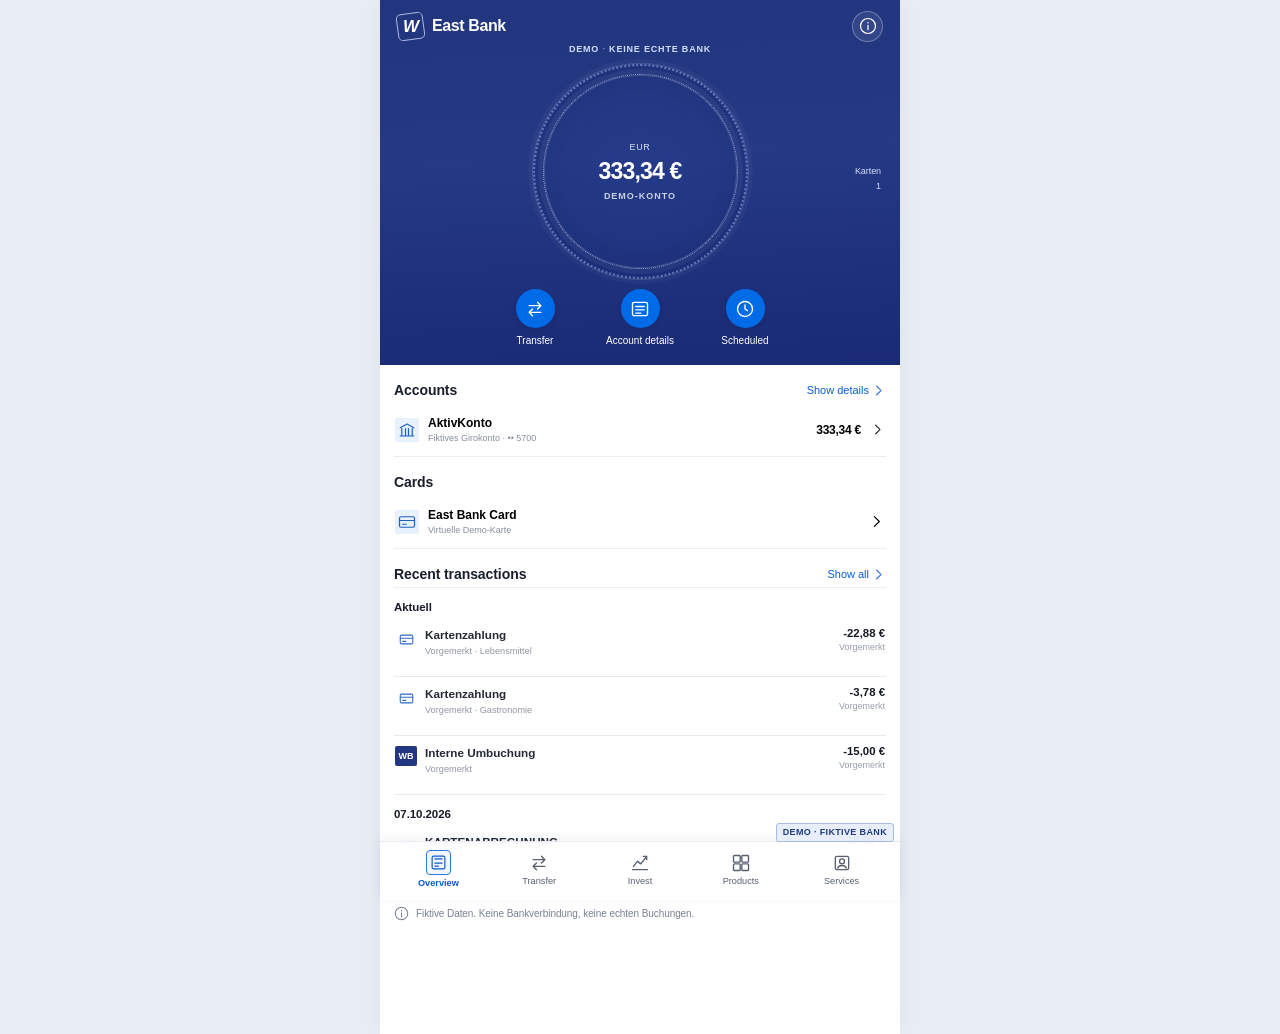
<file: wunderbank-prank/index.html>
<!doctype html>
<html lang="de">
<head>
  <meta charset="UTF-8" />
  <meta name="viewport" content="width=device-width, initial-scale=1, viewport-fit=cover" />
  <meta name="theme-color" content="#182c80" />
  <meta name="color-scheme" content="light" />
  <meta name="apple-mobile-web-app-capable" content="yes" />
  <meta name="apple-mobile-web-app-title" content="East Bank DEMO" />
  <meta name="apple-mobile-web-app-status-bar-style" content="black-translucent" />
  <meta name="description" content="East Bank — eine frei erfundene, spielerische Banking-Demo für einen harmlosen Scherz. Keine echten Konten oder Zahlungen." />
  <meta name="robots" content="noindex, nofollow" />
  <link rel="icon" type="image/png" href="./icons/icon.svg" />
  <link rel="apple-touch-icon" href="./icons/icon.svg" />
  <link rel="manifest" href="./manifest.webmanifest" />
  <link rel="stylesheet" href="./styles.css" />
  <title>East Bank — Banking Demo</title>
</head>
<body>
  <div id="app" class="app-shell" aria-live="polite"></div>
  <div id="confetti" class="confetti-field" aria-hidden="true"></div>
  <div id="toast" class="toast" role="status" aria-live="assertive"></div>
  <script src="./app.js" defer></script>
</body>
</html>
</file>
<file: wunderbank-prank/styles.css>
:root{color-scheme:light;--navy:#142667;--navy2:#182c80;--blue:#0965db;--ink:#1a2440;--muted:#6b7184;--line:#e4e8f0;--wash:#f5f7fc;--green:#16803c}*{box-sizing:border-box}html,body{margin:0;min-height:100%;background:#fff;-webkit-text-size-adjust:100%}body{font-family:-apple-system,BlinkMacSystemFont,"SF Pro Text","Helvetica Neue",Arial,sans-serif;color:var(--ink);font-size:13px}button{font:inherit;cursor:pointer;-webkit-tap-highlight-color:transparent}button:focus-visible{outline:2px solid #348dff;outline-offset:2px}button:disabled{opacity:.5;cursor:default}svg{flex-shrink:0}.app-main{max-width:520px;margin:0 auto;min-height:100dvh;background:white;position:relative;box-shadow:0 0 28px #1729540d}.scroll-screen{padding-bottom:calc(88px + env(safe-area-inset-bottom));min-height:100dvh}.bottom-nav{position:fixed;z-index:21;bottom:0;left:50%;transform:translateX(-50%);width:min(100%,520px);display:grid;grid-template-columns:repeat(5,minmax(0,1fr));min-height:calc(57px + env(safe-area-inset-bottom));padding:6px 6px max(env(safe-area-inset-bottom),7px);background:#ffffffed;border-top:1px solid #e7eaf0;box-shadow:0 -8px 24px #0c185014;backdrop-filter:blur(18px)}.nav-btn{border:0;background:transparent;display:flex;flex-direction:column;align-items:center;gap:3px;justify-content:center;color:#565e6f;font-size:9.5px;padding:5px 0;min-width:0;white-space:nowrap}.nav-btn.on{color:#065bd6;font-weight:700}.nav-btn.on svg{background:#eaf2ff;border:1px solid #b8cefa;border-radius:4px;padding:2px;width:25px;height:25px}.global-demo{position:fixed;z-index:22;right:max(calc((100vw - 520px)/2 + 5px),5px);bottom:calc(63px + env(safe-area-inset-bottom));font-size:8px;line-height:1;letter-spacing:.11em;color:#65729c;opacity:.82;pointer-events:none;background:#ffffffc7;border:1px solid #dae0eb;border-radius:3px;padding:3px 4px}.dashboard{background:radial-gradient(ellipse 90% 66% at 46% 57%,#3147a0 0,#192b75 72%,#18286c 100%);color:white;padding:calc(10px + env(safe-area-inset-top)) 18px 15px;min-height:380px}.dash-bar{display:flex;align-items:center;justify-content:space-between;min-height:37px}.dash-brand{display:flex;align-items:center;gap:8px;font-size:17px;font-weight:600;letter-spacing:-.04em}.logo-mark{display:grid;place-items:center;width:29px;height:29px;border:1px solid #ffffffad;border-radius:50%;color:#fff}.logo-core{font-size:18px;font-weight:700;font-style:italic;transform:scaleX(.94)}.small-circle{border:1px solid #ffffff4b;color:white;background:#ffffff14;border-radius:40px;width:31px;height:31px;display:grid;place-items:center}.dash-label{display:flex;justify-content:center;margin:6px 0 -4px}.demo-mark{font-size:9px;color:#deecff;letter-spacing:.16em;font-weight:500}.demo-mark span{opacity:.55}.ring-area{height:242px;position:relative;display:flex;align-items:center;justify-content:center}.account-circle{width:224px;height:224px;border-radius:50%;display:grid;place-items:center;box-shadow:0 0 0 1px #fff2}.ring-outer{width:224px;height:224px;border-radius:50%;padding:11px;border:2px dotted #9eb7ff73;background:radial-gradient(circle,#2642984a,#16286c1a)}.ring-inner{width:100%;height:100%;border-radius:50%;border:1px solid #c6deff6b;box-shadow:inset 0 0 0 7px #ffffff09;display:flex;flex-direction:column;align-items:center;justify-content:center;gap:8px}.ring-small{font-size:10px;letter-spacing:.09em;opacity:.84}.ring-inner strong{font-size:21px;white-space:nowrap;letter-spacing:-.035em;font-weight:650;font-variant-numeric:tabular-nums}.ring-inner strong.long{font-size:17px}.ring-foot{font-size:9px;letter-spacing:.11em;opacity:.65}.circle-side{font-size:10px;color:#e2e9ff9e;position:absolute;right:0;top:44%;text-align:right;line-height:1.7}.quick-row{display:grid;grid-template-columns:repeat(3,1fr);margin-top:4px;gap:4px}.quick-row button{display:flex;flex-direction:column;align-items:center;gap:7px;color:#fff;background:transparent;border:0;font-size:10px}.quick-circle{width:41px;height:41px;background:#176de8;box-shadow:0 3px 8px #0002;display:grid;place-items:center;border-radius:50%;color:white}.page-content{padding:4px 14px 24px}.sec-top{display:flex;align-items:center;justify-content:space-between;margin:23px 0 7px;gap:10px}.sec-top h2{font-size:15px;font-weight:650;margin:0}.mini-link{background:none;border:0;color:var(--blue);display:flex;gap:2px;align-items:center;padding:0;font-size:11px}.account-row{padding:14px 0;border:0;border-bottom:1px solid var(--line);width:100%;display:flex;align-items:center;gap:10px;text-align:left;background:white}.account-row>.account-glyph{width:28px;height:28px;display:grid;place-items:center;color:#1d62bf;background:#e9f1ff;border-radius:2px}.account-name{flex:1;font-weight:600;font-size:12px}.account-name small{font-size:10px;color:var(--muted);display:block;font-weight:400;margin-top:3px}.account-row>b{font-weight:650;font-size:12px}.list-block{border-top:1px solid var(--line)}.date-group{font-size:12px;font-weight:750;color:#1f2024;background:white;padding:16px 0 7px}.txn{border:0;border-bottom:1px solid #e9ebef;width:100%;min-height:57px;background:#fff;display:flex;align-items:center;gap:10px;text-align:left;padding:7px 2px}.tx-symbol{width:23px;height:23px;flex:0 0 23px;color:#2b69c7;display:grid;place-items:center}.tx-symbol.monogram{background:#223780;color:#fff;font-weight:700;font-size:9px}.tx-main{flex:1;min-width:0;display:flex;flex-direction:column;gap:3px}.tx-name{font-size:11.5px;font-weight:600;color:#252a36;overflow:hidden;text-overflow:ellipsis;white-space:nowrap}.tx-sub{font-size:9.7px;color:#9095a3;overflow:hidden;text-overflow:ellipsis;white-space:nowrap}.tx-end{display:flex;flex-direction:column;align-items:flex-end;gap:3px;flex-shrink:0;min-width:72px}.tx-end b{font-size:11.5px;font-weight:650;color:#151921;font-variant-numeric:tabular-nums}.tx-end b.credit,.modal-money.credit{color:#188244}.tx-end small{font-size:9px;color:#a3a8b1}.hint-disclaimer{margin:22px 0 4px;color:#788093;font-size:10px;display:flex;align-items:center;gap:7px;line-height:1.5}.account-hero{background:linear-gradient(180deg,#1a2b78,#1b2b75 73%,#15236b);color:white;padding:calc(11px + env(safe-area-inset-top)) 15px 14px}.account-top{display:flex;justify-content:space-between;align-items:center;text-align:center;min-height:36px}.account-top>div{display:flex;flex-direction:column;gap:2px}.account-top b{font-size:13px}.account-top small{font-size:9px;opacity:.85}.round-btn{width:31px;height:31px;display:grid;place-items:center;border:1px solid #e8eaf0;border-radius:50%;background:#fff;color:#1a255d}.round-btn.dark{color:white;border-color:#8292d8aa;background:#7685c036}.account-balance{text-align:center;font-size:27px;font-weight:650;letter-spacing:-.045em;font-variant-numeric:tabular-nums;margin-top:25px;margin-bottom:24px;white-space:nowrap}.range-tabs{display:flex;margin:0 auto;width:min(100%,340px);justify-content:space-around;border-bottom:1px solid #ffffff3c}.range-tabs button{flex:1;color:#d6ddf9;border:0;background:none;padding:8px 2px;font-size:10px;position:relative}.range-tabs button.sel{color:#fff;font-weight:700}.range-tabs button.sel:after{content:'';height:2px;position:absolute;bottom:-1px;left:0;right:0;background:white}.chart{display:block;width:100%;height:111px;margin-top:12px}.account-actions{display:flex;justify-content:center;gap:35px;margin:13px 0 2px}.account-actions button{display:flex;align-items:center;flex-direction:column;gap:7px;background:none;border:0;color:white;font-size:10px}.account-actions button>span{width:39px;height:39px;border-radius:50%;display:grid;place-items:center;background:#006be8}.account-list{padding:0 15px 24px}.current-top{font-weight:650;font-size:13px;display:flex;justify-content:space-between;align-items:center;padding:16px 1px 5px}.current-top button{border:0;background:none;color:#386fc3}.account-more .date-group{padding-top:17px}.more-transactions{background:#f1f5fc;border:1px solid #e0eafc;color:#0e5dcf;border-radius:4px;padding:11px;width:100%;margin-top:14px;font-size:12px}.simple-top{height:55px;display:flex;justify-content:space-between;align-items:center;padding:12px 15px;border-bottom:1px solid #e9edf2}.simple-top>b{font-weight:600;font-size:12px}.white-page{background:#fff}.title-page{font-size:22px;font-weight:650;margin:28px 18px 22px;color:#1b2135}.transfer-choice{padding:0 16px}.blue-action,.primary{display:flex;align-items:center;justify-content:center;gap:9px;background:#0762d8;color:white;padding:13px;border:0;border-radius:4px;font-weight:600;font-size:12px;width:100%}.service-tiles{display:grid;grid-template-columns:1fr 1fr;gap:9px;padding:10px 16px}.service-tiles.big{grid-template-columns:repeat(3,1fr)}.service-tiles button{border:0;background:#e8f3ff;color:#1b6bbb;border-radius:4px;padding:15px 5px;min-height:68px;display:flex;flex-direction:column;align-items:center;justify-content:center;gap:8px}.service-tiles button span{font-size:10px;color:#2a5a98}.sublist{padding:8px 17px}.sublist button{display:flex;align-items:center;gap:10px;width:100%;padding:15px 6px;background:none;border:0;border-bottom:1px solid #e5eaf1;text-align:left;color:#24314a;font-size:12px}.sublist button svg:last-child{margin-left:auto;color:#2468ba}.info-note{margin:22px 16px;padding:12px 14px;background:#f3f6fc;color:#636e82;border-radius:4px;font-size:11px;line-height:1.5;display:flex;align-items:start;gap:8px}.neutral-state{margin:5px 17px 33px;min-height:148px;border:1px solid var(--line);border-radius:5px;padding:28px;text-align:center;color:#5e7294}.neutral-state h2{font-size:15px;color:#2b3a57;margin:8px 0 6px}.neutral-state p{font-size:11px;margin:0}.fake-product{height:145px;margin:0 16px;border:1px solid #dde7f3;border-radius:4px;position:relative;overflow:hidden;background:linear-gradient(115deg,#d5eff5,#b5d6ef 64%,#d9ebff)}.fake-product .product-water{position:absolute;inset:0;background:radial-gradient(circle at 80% 30%,#fff9 0 10%,transparent 11%),repeating-linear-gradient(-19deg,transparent 0 8px,#1d9dce1a 9px 11px),linear-gradient(145deg,#1d91bc66,transparent)}.fake-product>div:last-child{position:absolute;left:16px;bottom:16px;display:flex;flex-direction:column;gap:7px;color:#093c72}.fake-product b{font-size:15px}.fake-product span{font-size:10px}.help-copy{font-size:11px;margin:0 18px 15px;color:var(--muted)}.white-page>.sec-top{margin:21px 18px 8px}.studio{margin:0 17px;border:1px solid #dbe4f4;background:#fbfcfe;padding:15px;border-radius:4px}.studio-title{font-size:13px;font-weight:650}.studio p{color:#687487;line-height:1.5;font-size:11px;margin:8px 0 12px}.preset-grid{display:grid;grid-template-columns:1fr 1fr;gap:7px;margin-bottom:13px}.preset{border:1px solid #d7e2f0;background:#fff;border-radius:4px;padding:11px 7px;font-size:11px;font-weight:600;color:#283451}.preset.active{border-color:#0762d8;box-shadow:inset 0 0 0 1px #0762d8;color:#065ccf;background:#f2f8ff}.secondary{display:flex;align-items:center;justify-content:center;gap:7px;background:none;border:1px solid #d1deee;color:#2867a9;width:100%;padding:11px;margin-top:8px;border-radius:4px;font-size:11px}.modal-backdrop{position:fixed;z-index:30;inset:0;background:#101d45a1;display:flex;align-items:flex-end;justify-content:center}.modal-sheet{width:min(100%,520px);background:white;color:#1b2740;border-radius:15px 15px 0 0;padding:10px 18px calc(22px + env(safe-area-inset-bottom));box-shadow:0 -10px 45px #0003;position:relative;max-height:83vh;overflow:auto}.modal-grip{width:38px;height:4px;background:#d8deeb;border-radius:5px;margin:0 auto 24px}.modal-close{position:absolute;right:17px;top:15px;background:none;border:0;color:#425477}.modal-title{font-size:18px;font-weight:650;margin:0 30px 17px 0}.modal-money{font-size:27px;font-weight:650;margin:0 0 15px}.detail-item{display:flex;justify-content:space-between;align-items:start;gap:14px;padding:13px 0;border-bottom:1px solid var(--line)}.detail-item span{color:#68778d;font-size:12px}.detail-item b{font-size:12px;text-align:right;max-width:64%;font-weight:600}.modal-warning{display:flex;align-items:center;gap:6px;color:#6c778a;font-size:11px;margin:22px 0}.modal-sheet>.primary{margin-top:14px}.toast{position:fixed;bottom:calc(86px + env(safe-area-inset-bottom));left:50%;transform:translate(-50%,15px);z-index:40;background:#182855;color:#fff;border-radius:5px;padding:12px 17px;opacity:0;pointer-events:none;transition:opacity .15s,transform .15s;font-size:12px;white-space:nowrap}.toast.shown{opacity:1;transform:translate(-50%,0)}@media(min-width:650px){body{background:#e9edf5}.app-main{min-height:100dvh}}@media(max-width:375px){.ring-area{height:220px}.account-circle,.ring-outer{height:205px;width:205px}.account-balance{font-size:24px}.circle-side{display:none}.dash-brand{font-size:16px}.nav-btn{font-size:9px}}@media(prefers-reduced-motion:reduce){*{scroll-behavior:auto!important;animation:none!important;transition:none!important}}
/* Banking-style mobile layout refinements. Original fictional branding and DEMO badges remain. */
:root{--navy:#192975;--navy2:#21367e;--blue:#075ed8;--ink:#191e2c;--muted:#858d9c;--line:#e9edf3}
body{font-size:13px;letter-spacing:-.006em;text-rendering:optimizeLegibility}
.app-main{max-width:520px;overflow-x:clip}
.dashboard{background:linear-gradient(177deg,#21367e 0%,#253984 43%,#1a2a75 100%);padding:calc(env(safe-area-inset-top) + 10px) 17px 12px;min-height:365px}
.dash-bar{min-height:32px}.dash-brand{font-size:16px;font-weight:640;letter-spacing:-.025em}
.logo-mark{width:27px;height:27px;border-radius:5px;border:1.4px solid #dfe8ffbb;transform:rotate(-8deg)}
.logo-core{transform:rotate(8deg);font-size:17px}
.dash-label{margin:2px 0 0}.demo-mark{font-size:9px;letter-spacing:.09em;font-weight:700;color:#d0ddfa}
.ring-area{height:234px}
.account-circle,.ring-outer{width:215px;height:215px}
.ring-outer{padding:8px;border:2px dotted #bacdff70;box-shadow:0 0 0 5px #ffffff08,inset 0 0 27px #090f4026}
.ring-inner{gap:6px;border:1px dotted #e6edffad;box-shadow:0 0 0 5px #eef3ff0b,inset 0 0 0 1px #ffffff27}
.ring-small{font-size:9px;letter-spacing:.08em}
.ring-inner strong{font-size:23px;font-weight:700;font-feature-settings:'tnum' on}
.ring-inner strong.long{font-size:16px;letter-spacing:-.06em}
.ring-foot{opacity:.76;font-weight:650}
.circle-side{right:2px;font-size:9px;top:47%;color:#d4def7}
.quick-row{max-width:305px;margin:0 auto;gap:10px}.quick-row button{font-size:10px;font-weight:500;gap:7px}
.quick-circle{width:39px;height:39px;background:#006be7;box-shadow:0 3px 5px #111a452f}
.page-content{padding:0 14px 21px}
.sec-top{margin:17px 0 5px}.sec-top h2{font-size:14px;font-weight:700}
.account-row{padding:13px 1px;gap:9px}
.account-row>.account-glyph{width:24px;height:24px;border-radius:2px}
.account-name{font-size:12px;font-weight:640}.account-name small{font-size:9px;margin-top:3px}
.account-row>b{font-size:12px;font-weight:650;letter-spacing:-.02em}
.date-group{padding:13px 0 5px;font-size:11.5px;font-weight:740;color:#181d27}
.txn{min-height:59px;padding:8px 1px;gap:8px;align-items:flex-start}
.tx-symbol{height:22px;width:22px;flex-basis:22px;margin-top:2px}
.tx-symbol.monogram{height:20px;width:20px;border-radius:2px;font-size:9px}
.tx-main{gap:3px;padding-top:1px}.tx-name{font-size:11.7px;font-weight:610;line-height:1.3}
.tx-sub{color:#9297a3;font-size:9.2px;line-height:1.38}
.tx-end{padding-top:1px;min-width:70px}.tx-end b{font-size:11.4px;font-weight:670}.tx-end small{font-size:9px;color:#979eaa}
.account-hero{background:linear-gradient(180deg,#21367d 0%,#1e2e79 32%,#182464 100%);padding:calc(env(safe-area-inset-top) + 8px) 14px 16px}
.account-top{min-height:35px}.account-top b{font-size:12.4px;font-weight:650}.account-top small{font-size:9px}
.account-balance{font-size:25px;font-weight:690;margin-top:26px;margin-bottom:25px}
.range-tabs{width:100%;max-width:352px}.range-tabs button{font-size:10px;padding:9px 0}.chart{margin-top:10px;height:110px}
.account-actions{margin:12px 0 0;gap:38px}
.account-actions button>span{width:37px;height:37px}
.account-list{padding:0 14px 20px}.current-top{font-size:12.7px;font-weight:710;padding-top:15px}
.bottom-nav{min-height:calc(54px + env(safe-area-inset-bottom));padding:4px 8px max(env(safe-area-inset-bottom),8px);background:linear-gradient(0deg,#fff 85%,#ffffffee 100%);box-shadow:0 -3px 10px #122e5410}
.nav-btn{font-size:9.2px;gap:3px;padding:4px 0;color:#586071}
.nav-btn.on{font-weight:760;color:#0b59cf}
.nav-btn.on svg{border:1px solid #2f76e7;background:#f2f6ff;width:25px;height:25px;padding:3px}
.global-demo{right:max(calc((100vw - 520px)/2 + 6px),6px);bottom:calc(58px + env(safe-area-inset-bottom));font-size:9px;font-weight:700;letter-spacing:.04em;opacity:1;background:#e9eefcf7;border:1px solid #a7bce0;border-radius:3px;color:#203e80;padding:4px 6px}
.simple-top{height:51px}.title-page{font-size:22px;margin:25px 17px 18px}
.service-tiles button{border-radius:3px}.sublist button{font-size:12px}
.modal-sheet{border-radius:12px 12px 0 0}.modal-warning{font-weight:650;color:#375ca0}
@media(max-width:375px){.ring-area{height:211px}.account-circle,.ring-outer{height:200px;width:200px}.quick-circle{width:36px;height:36px}.dashboard{min-height:344px}.dash-brand{font-size:15px}.ring-inner strong{font-size:21px}.ring-inner strong.long{font-size:14px}.circle-side{display:none}}
</file>
